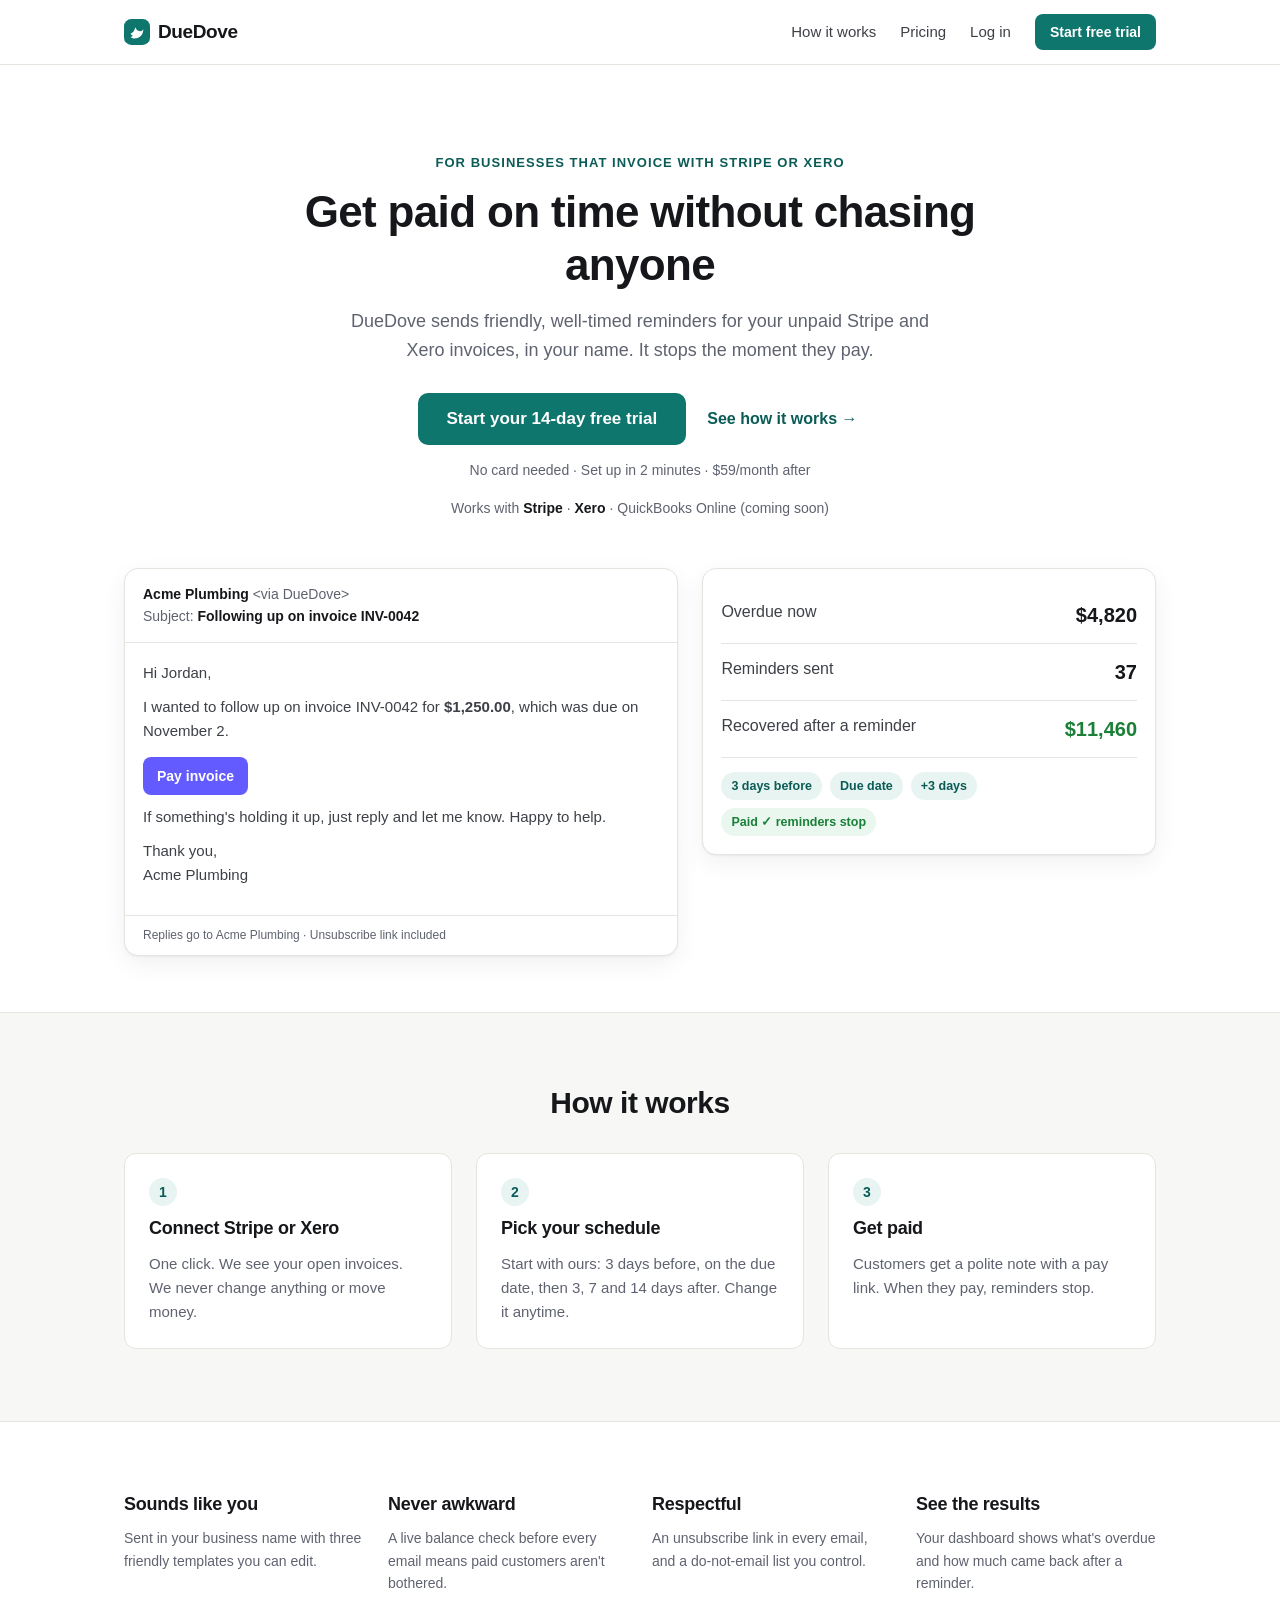
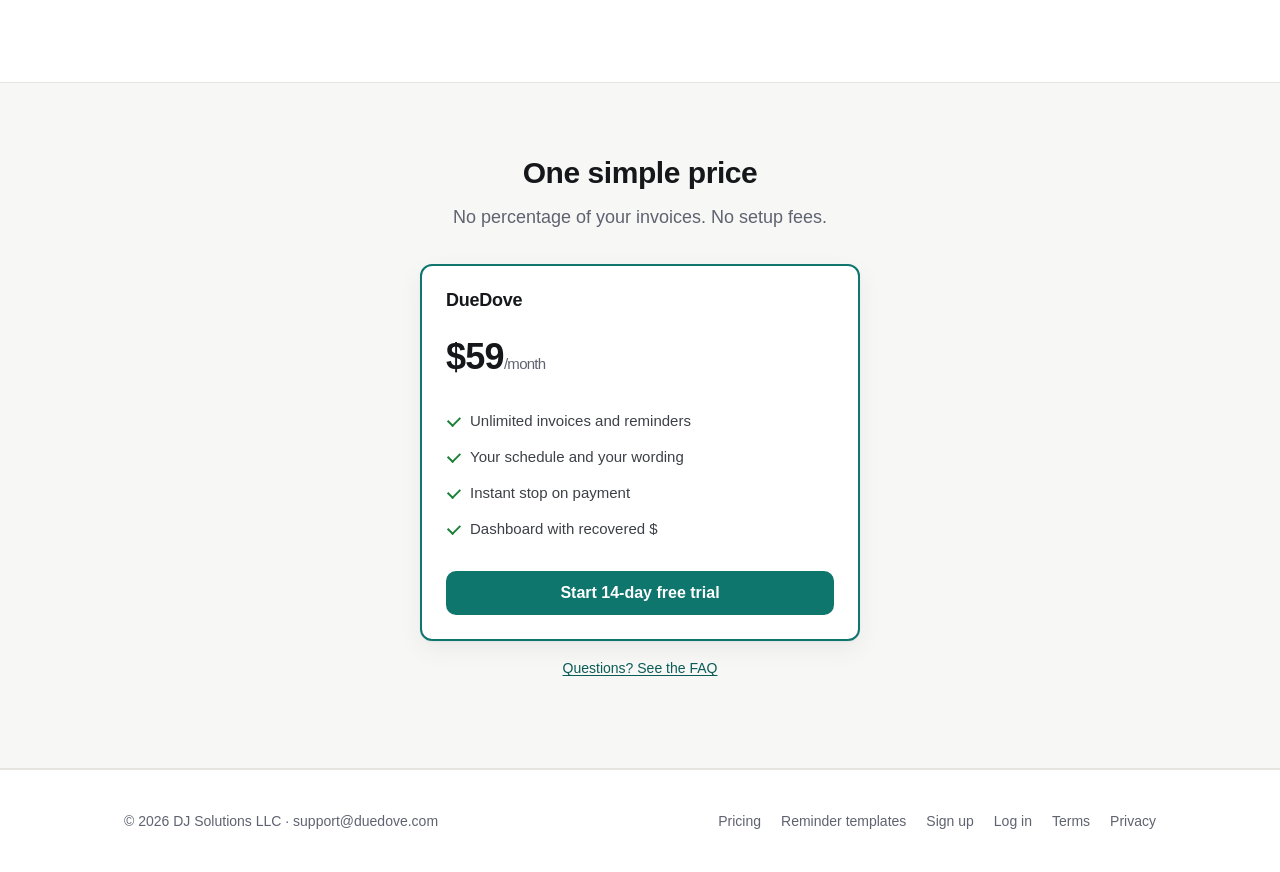
<file: index.html>
<!doctype html><html lang="en"><head><meta charset="utf-8"><meta name="google-site-verification" content="RFGIeIBnM5smYOYH_B7eZoY0Z-Bf4r5h9hKXSjoxwLU"><meta http-equiv="Content-Security-Policy" content="default-src 'self'; style-src 'self' 'unsafe-inline'; img-src 'self' data:; form-action https://app.duedove.com; base-uri 'none'; object-src 'none'"><meta name="referrer" content="no-referrer">
<meta name="viewport" content="width=device-width,initial-scale=1"><title>DueDove: polite reminders for overdue Stripe and Xero invoices</title><meta name="description" content="DueDove connects to Stripe or Xero and sends friendly, scheduled reminders for overdue invoices, in your name. Stops the moment they pay. $59/month, 14-day free trial."><meta name="theme-color" content="#ffffff"><link rel="icon" href="data:image/svg+xml,%3Csvg xmlns='http://www.w3.org/2000/svg' viewBox='0 0 32 32'%3E%3Crect width='32' height='32' rx='9' fill='%230f766e'/%3E%3Cpath d='M8 18c3-1 5-4 6-8 1 3 3 5 7 5l3-2-1 4c-1 4-5 7-10 7-2 0-4-1-5-2l3-1c-1-1-2-2-3-3z' fill='%23fff'/%3E%3C/svg%3E"><link rel="stylesheet" href="/style.css"></head><body>
<header class="top"><div class="wrap"><a class="logo" href="/"><svg viewBox="0 0 32 32" aria-hidden="true"><rect width="32" height="32" rx="9" fill="#0f766e"/><path d="M8 18c3-1 5-4 6-8 1 3 3 5 7 5l3-2-1 4c-1 4-5 7-10 7-2 0-4-1-5-2l3-1c-1-1-2-2-3-3z" fill="#fff"/></svg>DueDove</a><nav class="nav"><a class="hide-sm" href="/#how">How it works</a><a class="hide-sm" href="/pricing.html">Pricing</a><a href="https://app.duedove.com/login">Log in</a><a class="btn sm" href="/signup.html">Start free trial</a></nav></div></header>
<main>
<section class="hero center"><div class="wrap">
<div class="eyebrow">For businesses that invoice with Stripe or Xero</div>
<h1>Get paid on time without chasing anyone</h1>
<p class="lead">DueDove sends friendly, well-timed reminders for your unpaid Stripe and Xero invoices, in your name. It stops the moment they pay.</p>
<div class="actions"><a class="btn lg" href="/signup.html">Start your 14-day free trial</a><a class="btn link" href="#how">See how it works →</a></div>
<p class="small" style="margin-top:14px">No card needed · Set up in 2 minutes · $59/month after</p>
<p class="works small">Works with <b>Stripe</b> · <b>Xero</b> · QuickBooks Online (coming soon)</p>
<div class="mock"><div class="mail"><div class="hd"><b>Acme Plumbing</b> &lt;via DueDove&gt;<br>Subject: <b>Following up on invoice INV-0042</b></div>
<div class="bd"><p>Hi Jordan,</p><p>I wanted to follow up on invoice INV-0042 for <b>$1,250.00</b>, which was due on November 2.</p><span class="pay">Pay invoice</span><p>If something's holding it up, just reply and let me know. Happy to help.</p><p>Thank you,<br>Acme Plumbing</p></div>
<div class="ft">Replies go to Acme Plumbing · Unsubscribe link included</div></div>
<div class="dash"><div class="k"><span>Overdue now</span><b>$4,820</b></div><div class="k"><span>Reminders sent</span><b>37</b></div><div class="k good"><span>Recovered after a reminder</span><b>$11,460</b></div>
<div class="timeline"><span>3 days before</span><span>Due date</span><span>+3 days</span><span class="paid">Paid ✓ reminders stop</span></div></div></div>
</div></section>
<section class="soft" id="how"><div class="wrap"><h2 class="center" style="margin-bottom:32px">How it works</h2><div class="grid g3">
<div class="card step"><div class="n">1</div><h3>Connect Stripe or Xero</h3><p>One click. We see your open invoices. We never change anything or move money.</p></div>
<div class="card step"><div class="n">2</div><h3>Pick your schedule</h3><p>Start with ours: 3 days before, on the due date, then 3, 7 and 14 days after. Change it anytime.</p></div>
<div class="card step"><div class="n">3</div><h3>Get paid</h3><p>Customers get a polite note with a pay link. When they pay, reminders stop.</p></div></div></div></section>
<section><div class="wrap"><div class="grid g4">
<div><h3>Sounds like you</h3><p class="small">Sent in your business name with three friendly templates you can edit.</p></div>
<div><h3>Never awkward</h3><p class="small">A live balance check before every email means paid customers aren't bothered.</p></div>
<div><h3>Respectful</h3><p class="small">An unsubscribe link in every email, and a do-not-email list you control.</p></div>
<div><h3>See the results</h3><p class="small">Your dashboard shows what's overdue and how much came back after a reminder.</p></div></div></div></section>
<section class="soft"><div class="wrap center"><h2>One simple price</h2><p class="lead">No percentage of your invoices. No setup fees.</p>
<div class="card plan pop price-hero" style="text-align:left"><h3>DueDove</h3><div class="price">$59<small>/month</small></div><ul><li>Unlimited invoices and reminders</li><li>Your schedule and your wording</li><li>Instant stop on payment</li><li>Dashboard with recovered $</li></ul><a class="btn" href="/signup.html">Start 14-day free trial</a></div>
<p class="small" style="margin-top:16px"><a href="/pricing.html">Questions? See the FAQ</a></p></div></section>
</main>
<footer><div class="wrap"><div>© 2026 DJ Solutions LLC · <a href="mailto:support@duedove.com">support@duedove.com</a></div><nav><a href="/pricing.html">Pricing</a><a href="/invoice-reminder-email-templates.html">Reminder templates</a><a href="/signup.html">Sign up</a><a href="https://app.duedove.com/login">Log in</a><a href="/terms.html">Terms</a><a href="/privacy.html">Privacy</a></nav></div></footer><script src="/v.js" defer></script></body></html>
</file>
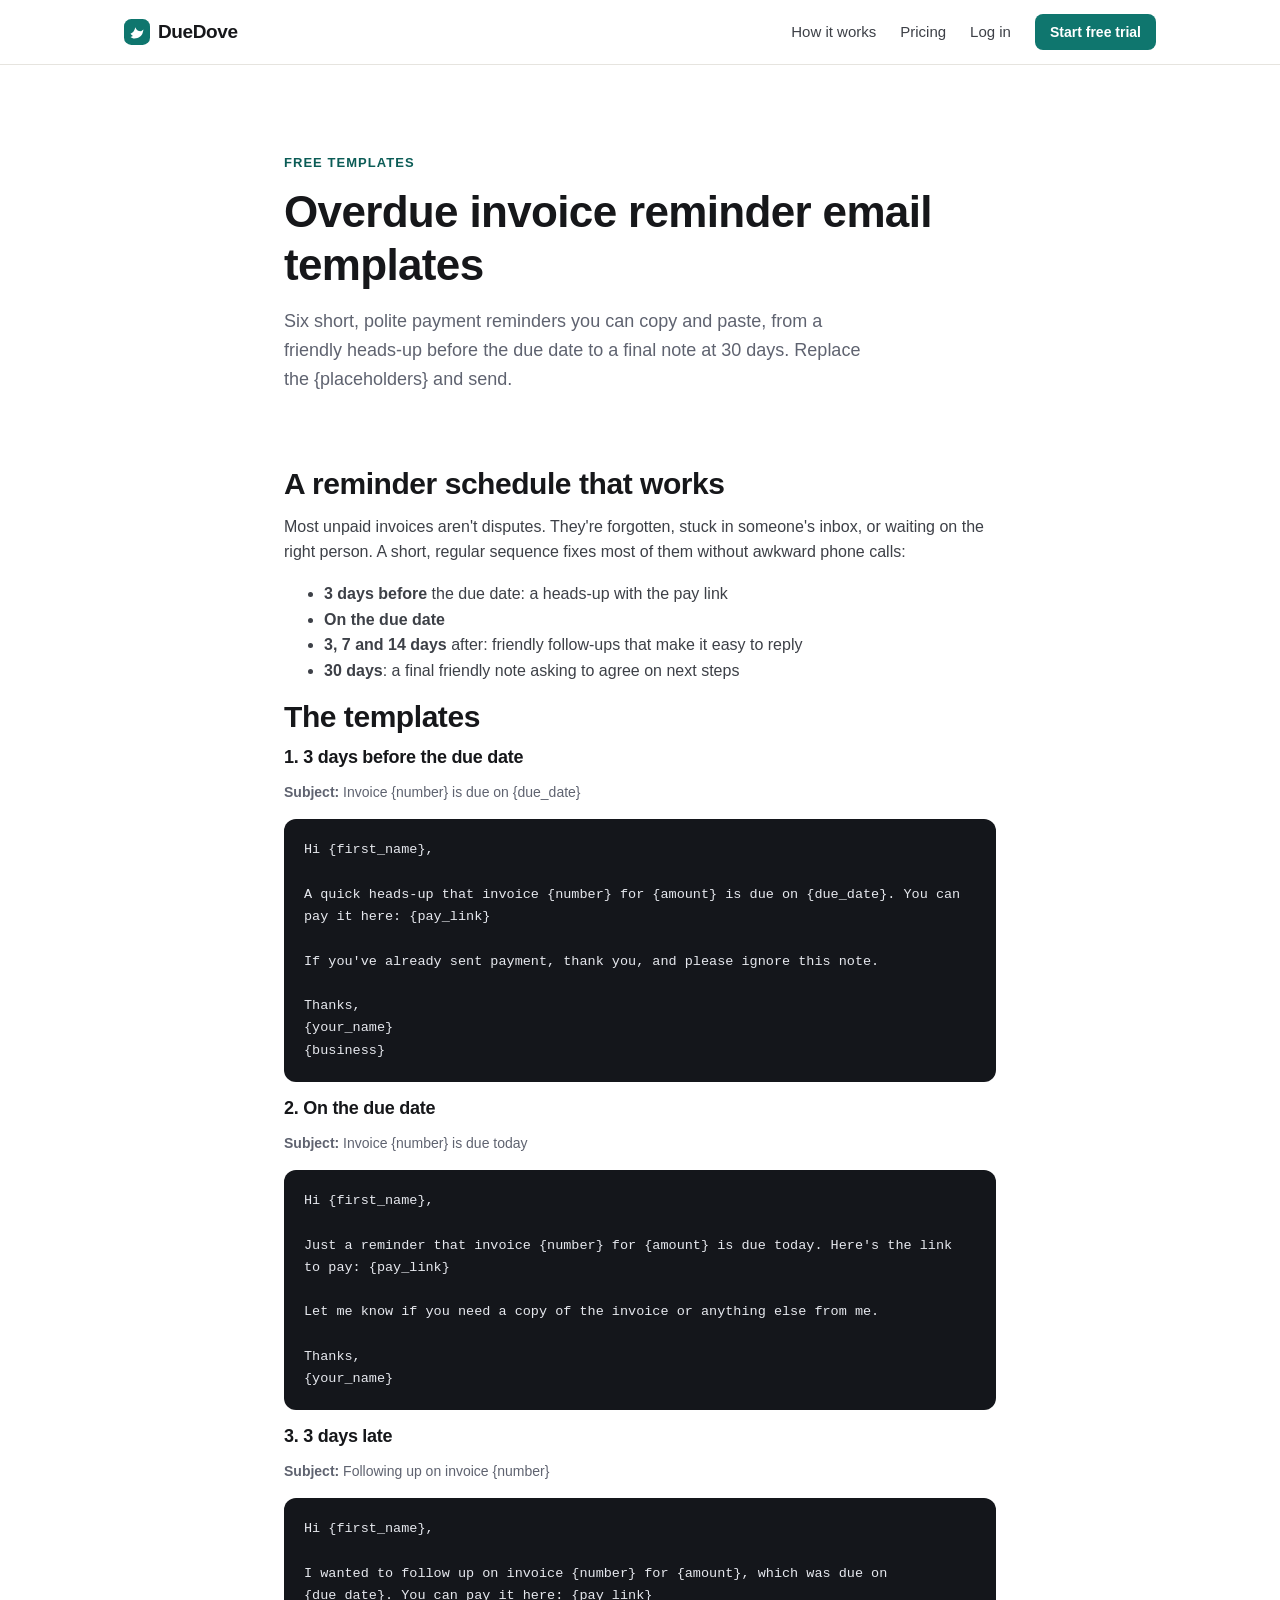
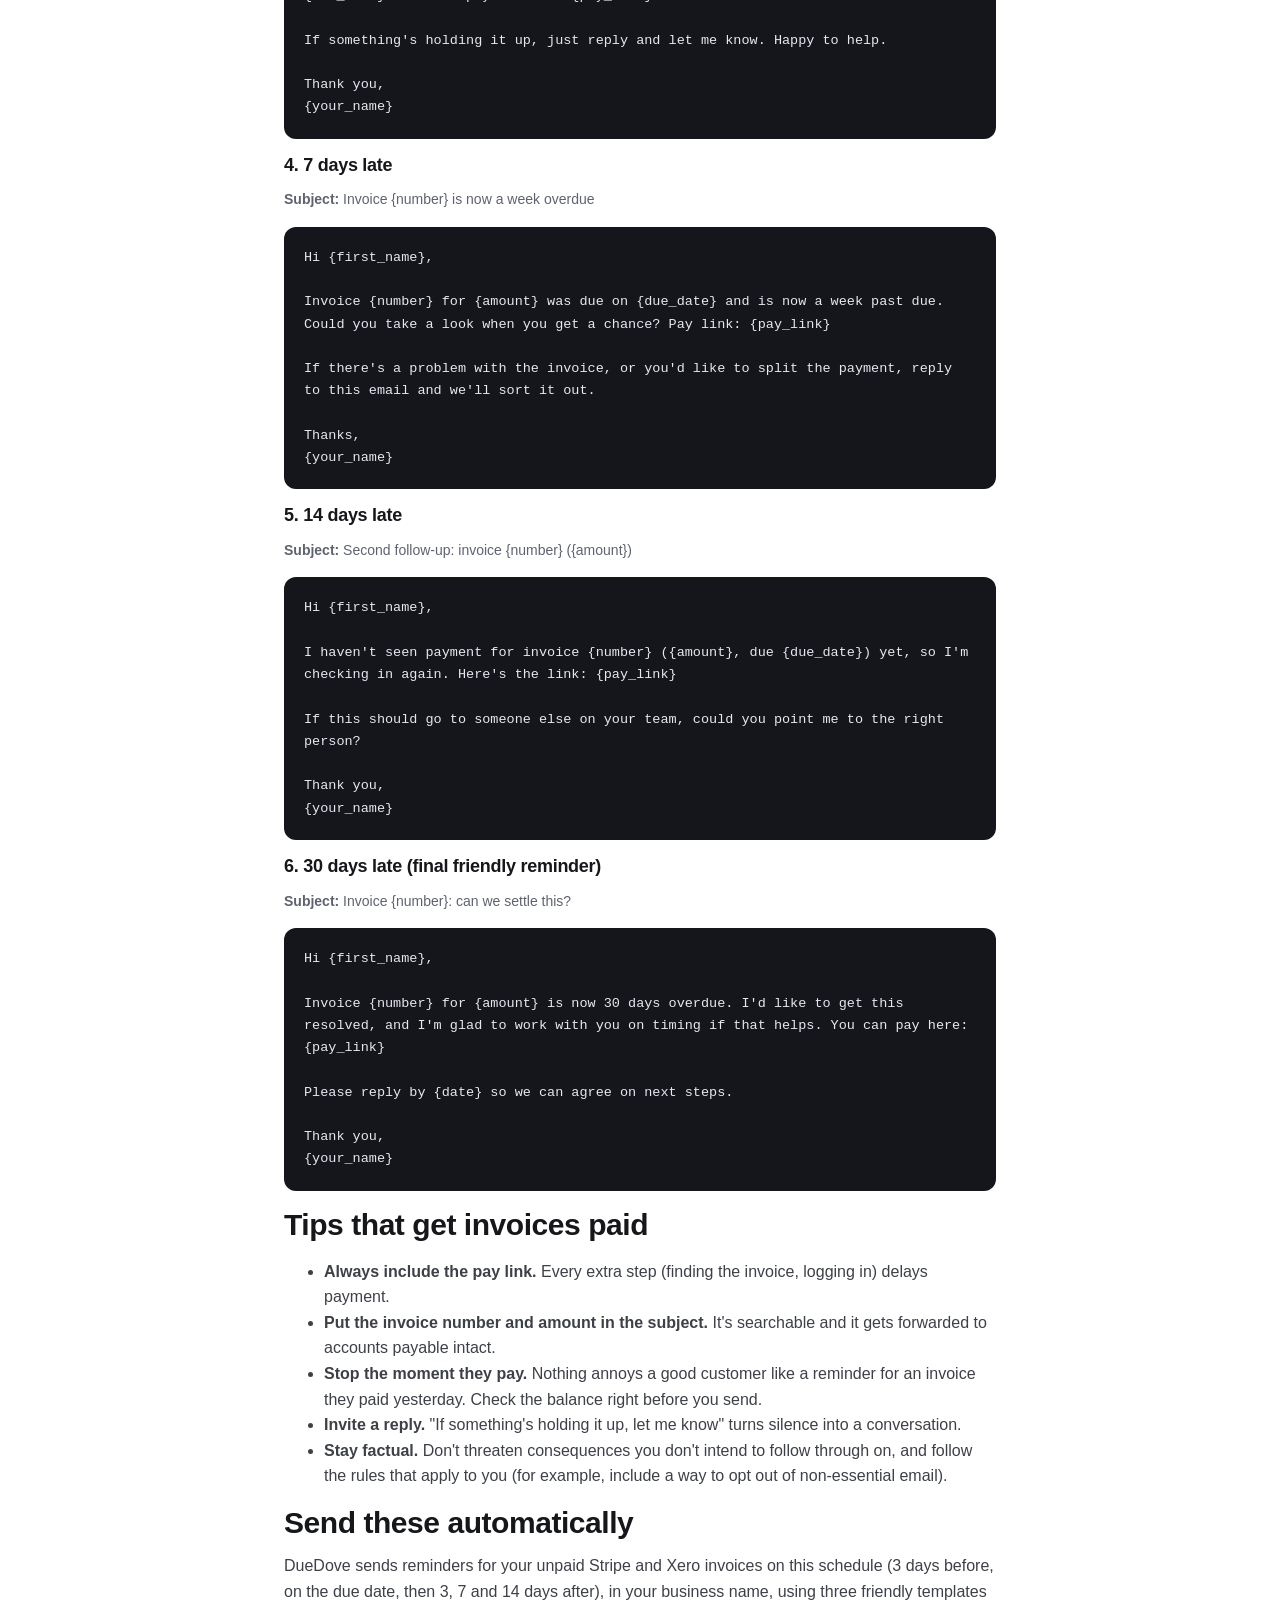
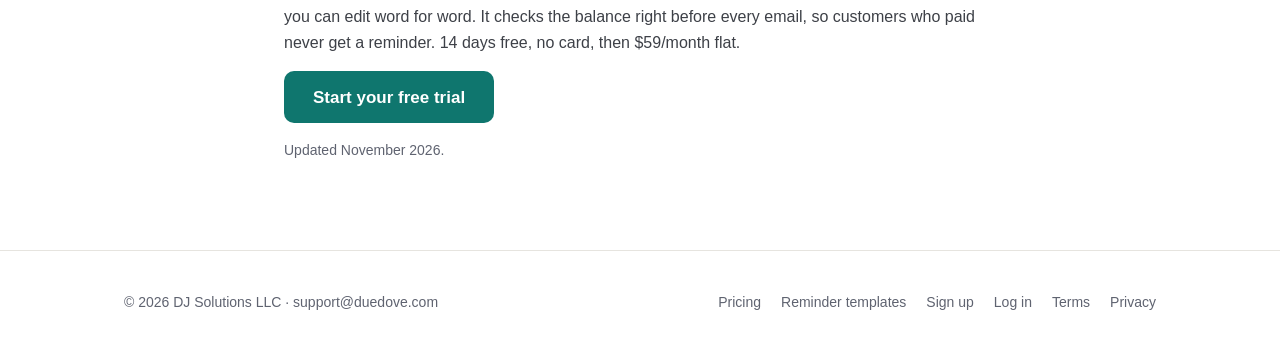
<file: invoice-reminder-email-templates.html>
<!doctype html><html lang="en"><head><meta charset="utf-8"><meta http-equiv="Content-Security-Policy" content="default-src 'self'; style-src 'self' 'unsafe-inline'; img-src 'self' data:; form-action https://app.duedove.com; base-uri 'none'; object-src 'none'"><meta name="referrer" content="no-referrer">
<meta name="viewport" content="width=device-width,initial-scale=1"><title>Overdue Invoice Reminder Email Templates (Free, Copy-Paste) · DueDove</title><meta name="description" content="Six polite payment reminder emails for unpaid invoices: before the due date, on the day, and 3, 7 and 14 days late. Free templates with subject lines."><link rel="canonical" href="https://duedove.com/invoice-reminder-email-templates.html"><meta property="og:title" content="Overdue Invoice Reminder Email Templates (Free, Copy-Paste) · DueDove"><meta property="og:description" content="Six polite payment reminder emails for unpaid invoices: before the due date, on the day, and 3, 7 and 14 days late. Free templates with subject lines."><meta property="og:url" content="https://duedove.com/invoice-reminder-email-templates.html"><meta property="og:type" content="article">
<meta name="theme-color" content="#ffffff"><link rel="icon" href="data:image/svg+xml,%3Csvg xmlns='http://www.w3.org/2000/svg' viewBox='0 0 32 32'%3E%3Crect width='32' height='32' rx='9' fill='%230f766e'/%3E%3Cpath d='M8 18c3-1 5-4 6-8 1 3 3 5 7 5l3-2-1 4c-1 4-5 7-10 7-2 0-4-1-5-2l3-1c-1-1-2-2-3-3z' fill='%23fff'/%3E%3C/svg%3E"><link rel="stylesheet" href="/style.css"></head><body>
<header class="top"><div class="wrap"><a class="logo" href="/"><svg viewBox="0 0 32 32" aria-hidden="true"><rect width="32" height="32" rx="9" fill="#0f766e"/><path d="M8 18c3-1 5-4 6-8 1 3 3 5 7 5l3-2-1 4c-1 4-5 7-10 7-2 0-4-1-5-2l3-1c-1-1-2-2-3-3z" fill="#fff"/></svg>DueDove</a><nav class="nav"><a class="hide-sm" href="/#how">How it works</a><a class="hide-sm" href="/pricing.html">Pricing</a><a href="https://app.duedove.com/login">Log in</a><a class="btn sm" href="/signup.html">Start free trial</a></nav></div></header>
<main><section class="hero"><div class="wrap" style="max-width:760px">
<div class="eyebrow">Free templates</div><h1>Overdue invoice reminder email templates</h1>
<p class="lead">Six short, polite payment reminders you can copy and paste, from a friendly heads-up before the due date to a final note at 30 days. Replace the {placeholders} and send.</p></div></section>
<section style="padding-top:0"><div class="wrap" style="max-width:760px">
<h2>A reminder schedule that works</h2><p>Most unpaid invoices aren't disputes. They're forgotten, stuck in someone's inbox, or waiting on the right person. A short, regular sequence fixes most of them without awkward phone calls:</p>
<ul><li><b>3 days before</b> the due date: a heads-up with the pay link</li><li><b>On the due date</b></li><li><b>3, 7 and 14 days</b> after: friendly follow-ups that make it easy to reply</li><li><b>30 days</b>: a final friendly note asking to agree on next steps</li></ul>
<h2>The templates</h2><h3>1. 3 days before the due date</h3><p class="small"><b>Subject:</b> Invoice {number} is due on {due_date}</p><pre style="white-space:pre-wrap;word-break:break-word">Hi {first_name},

A quick heads-up that invoice {number} for {amount} is due on {due_date}. You can pay it here: {pay_link}

If you&#x27;ve already sent payment, thank you, and please ignore this note.

Thanks,
{your_name}
{business}</pre><h3>2. On the due date</h3><p class="small"><b>Subject:</b> Invoice {number} is due today</p><pre style="white-space:pre-wrap;word-break:break-word">Hi {first_name},

Just a reminder that invoice {number} for {amount} is due today. Here&#x27;s the link to pay: {pay_link}

Let me know if you need a copy of the invoice or anything else from me.

Thanks,
{your_name}</pre><h3>3. 3 days late</h3><p class="small"><b>Subject:</b> Following up on invoice {number}</p><pre style="white-space:pre-wrap;word-break:break-word">Hi {first_name},

I wanted to follow up on invoice {number} for {amount}, which was due on {due_date}. You can pay it here: {pay_link}

If something&#x27;s holding it up, just reply and let me know. Happy to help.

Thank you,
{your_name}</pre><h3>4. 7 days late</h3><p class="small"><b>Subject:</b> Invoice {number} is now a week overdue</p><pre style="white-space:pre-wrap;word-break:break-word">Hi {first_name},

Invoice {number} for {amount} was due on {due_date} and is now a week past due. Could you take a look when you get a chance? Pay link: {pay_link}

If there&#x27;s a problem with the invoice, or you&#x27;d like to split the payment, reply to this email and we&#x27;ll sort it out.

Thanks,
{your_name}</pre><h3>5. 14 days late</h3><p class="small"><b>Subject:</b> Second follow-up: invoice {number} ({amount})</p><pre style="white-space:pre-wrap;word-break:break-word">Hi {first_name},

I haven&#x27;t seen payment for invoice {number} ({amount}, due {due_date}) yet, so I&#x27;m checking in again. Here&#x27;s the link: {pay_link}

If this should go to someone else on your team, could you point me to the right person?

Thank you,
{your_name}</pre><h3>6. 30 days late (final friendly reminder)</h3><p class="small"><b>Subject:</b> Invoice {number}: can we settle this?</p><pre style="white-space:pre-wrap;word-break:break-word">Hi {first_name},

Invoice {number} for {amount} is now 30 days overdue. I&#x27;d like to get this resolved, and I&#x27;m glad to work with you on timing if that helps. You can pay here: {pay_link}

Please reply by {date} so we can agree on next steps.

Thank you,
{your_name}</pre>
<h2>Tips that get invoices paid</h2><ul>
<li><b>Always include the pay link.</b> Every extra step (finding the invoice, logging in) delays payment.</li>
<li><b>Put the invoice number and amount in the subject.</b> It's searchable and it gets forwarded to accounts payable intact.</li>
<li><b>Stop the moment they pay.</b> Nothing annoys a good customer like a reminder for an invoice they paid yesterday. Check the balance right before you send.</li>
<li><b>Invite a reply.</b> "If something's holding it up, let me know" turns silence into a conversation.</li>
<li><b>Stay factual.</b> Don't threaten consequences you don't intend to follow through on, and follow the rules that apply to you (for example, include a way to opt out of non-essential email).</li></ul>
<h2>Send these automatically</h2><p>DueDove sends reminders for your unpaid Stripe and Xero invoices on this schedule (3 days before, on the due date, then 3, 7 and 14 days after), in your business name, using three friendly templates you can edit word for word. It checks the balance right before every email, so customers who paid never get a reminder. 14 days free, no card, then $59/month flat.</p>
<p><a class="btn lg" href="/signup.html">Start your free trial</a></p>
<p class="small">Updated November 2026.</p></div></section></main>
<footer><div class="wrap"><div>© 2026 DJ Solutions LLC · <a href="mailto:support@duedove.com">support@duedove.com</a></div><nav><a href="/pricing.html">Pricing</a><a href="/invoice-reminder-email-templates.html">Reminder templates</a><a href="/signup.html">Sign up</a><a href="https://app.duedove.com/login">Log in</a><a href="/terms.html">Terms</a><a href="/privacy.html">Privacy</a></nav></div></footer><script src="/v.js" defer></script></body></html>
</file>
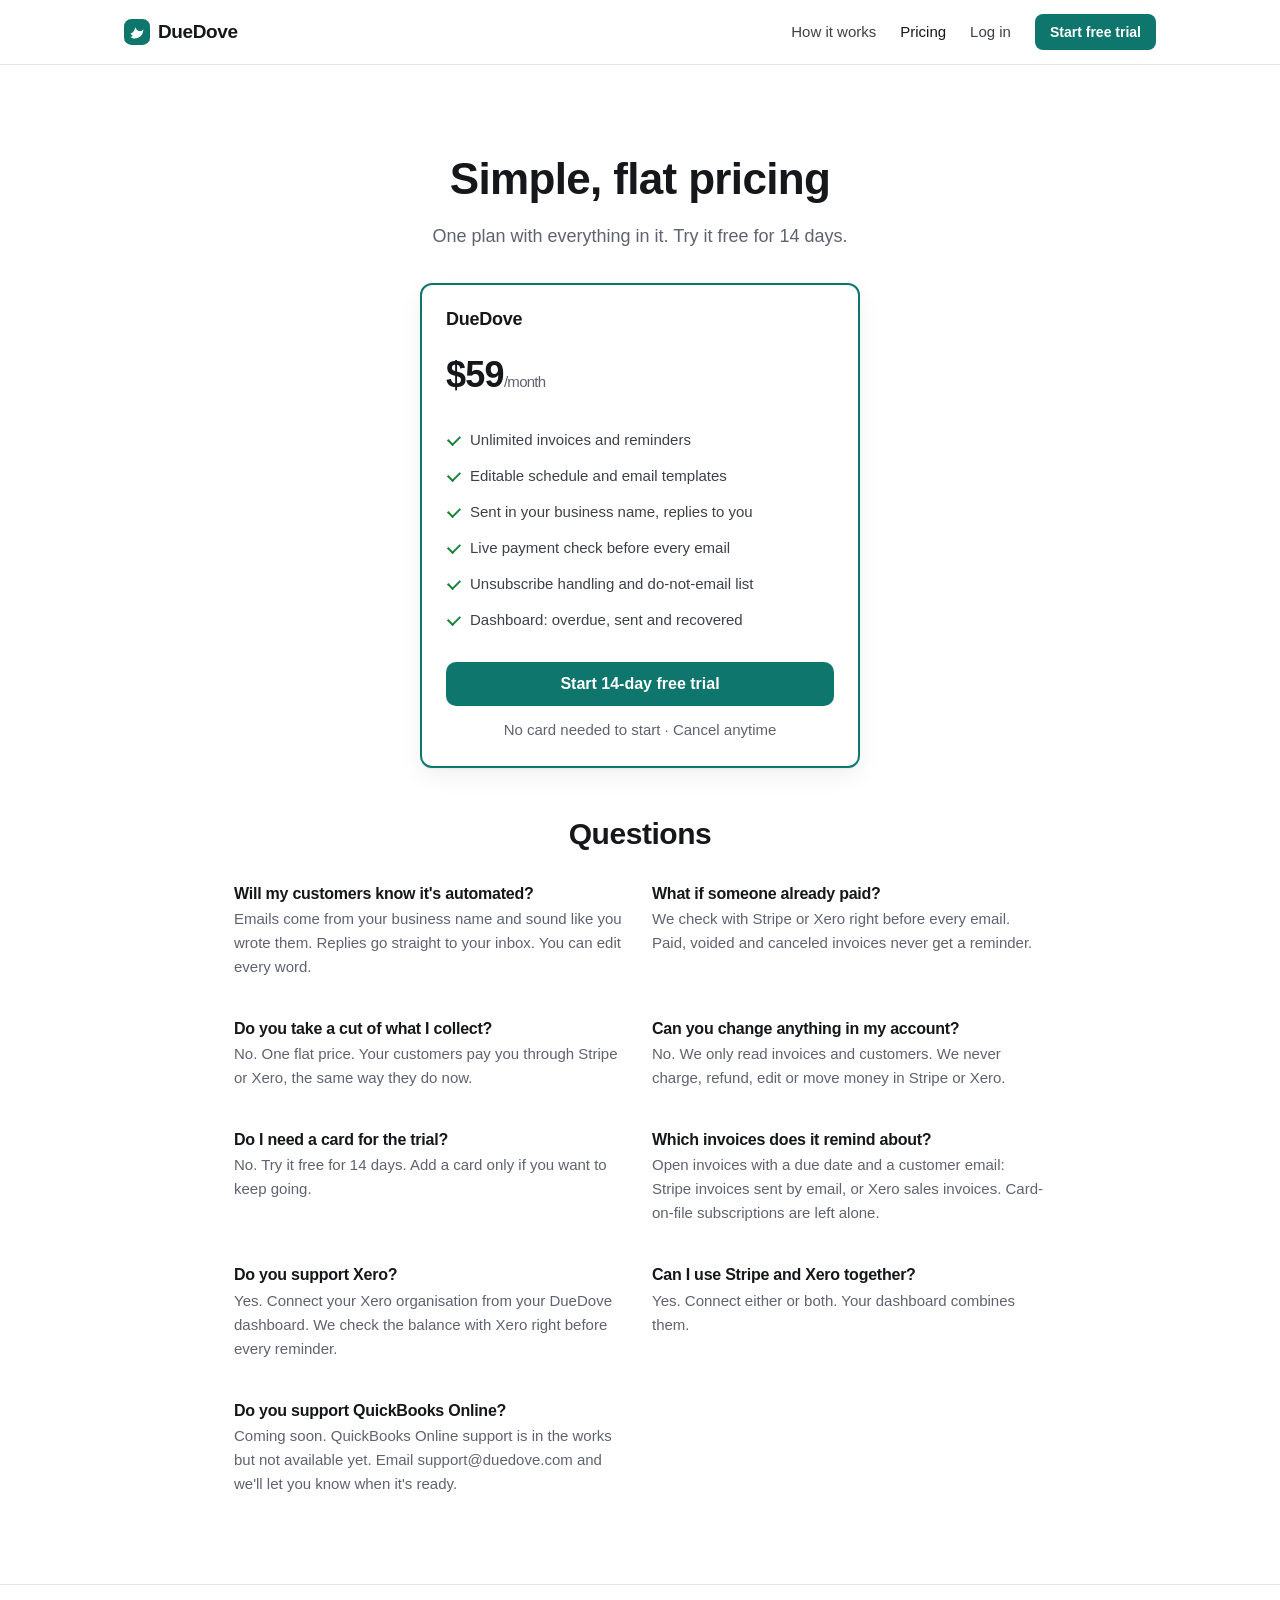
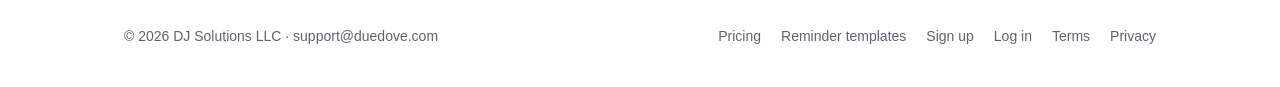
<file: pricing.html>
<!doctype html><html lang="en"><head><meta charset="utf-8"><meta http-equiv="Content-Security-Policy" content="default-src 'self'; style-src 'self' 'unsafe-inline'; img-src 'self' data:; form-action https://app.duedove.com; base-uri 'none'; object-src 'none'"><meta name="referrer" content="no-referrer">
<meta name="viewport" content="width=device-width,initial-scale=1"><title>Pricing · DueDove</title><meta name="description" content="DueDove is $59/month with a 14-day free trial. No percentage of your invoices."><meta name="theme-color" content="#ffffff"><link rel="icon" href="data:image/svg+xml,%3Csvg xmlns='http://www.w3.org/2000/svg' viewBox='0 0 32 32'%3E%3Crect width='32' height='32' rx='9' fill='%230f766e'/%3E%3Cpath d='M8 18c3-1 5-4 6-8 1 3 3 5 7 5l3-2-1 4c-1 4-5 7-10 7-2 0-4-1-5-2l3-1c-1-1-2-2-3-3z' fill='%23fff'/%3E%3C/svg%3E"><link rel="stylesheet" href="/style.css"></head><body>
<header class="top"><div class="wrap"><a class="logo" href="/"><svg viewBox="0 0 32 32" aria-hidden="true"><rect width="32" height="32" rx="9" fill="#0f766e"/><path d="M8 18c3-1 5-4 6-8 1 3 3 5 7 5l3-2-1 4c-1 4-5 7-10 7-2 0-4-1-5-2l3-1c-1-1-2-2-3-3z" fill="#fff"/></svg>DueDove</a><nav class="nav"><a class="hide-sm" href="/#how">How it works</a><a class="hide-sm" href="/pricing.html" aria-current=page>Pricing</a><a href="https://app.duedove.com/login">Log in</a><a class="btn sm" href="/signup.html">Start free trial</a></nav></div></header>
<main>
<section class="hero center" style="padding-bottom:24px"><div class="wrap"><h1>Simple, flat pricing</h1><p class="lead">One plan with everything in it. Try it free for 14 days.</p>
<div class="card plan pop price-hero" style="text-align:left"><h3>DueDove</h3><div class="price">$59<small>/month</small></div><ul><li>Unlimited invoices and reminders</li><li>Editable schedule and email templates</li><li>Sent in your business name, replies to you</li><li>Live payment check before every email</li><li>Unsubscribe handling and do-not-email list</li><li>Dashboard: overdue, sent and recovered</li></ul><a class="btn" href="/signup.html">Start 14-day free trial</a><p class="small" style="margin:12px 0 0;text-align:center">No card needed to start · Cancel anytime</p></div>
</div></section>
<section style="padding-top:24px"><div class="wrap narrow" style="max-width:860px"><h2 class="center" id="faq">Questions</h2><div class="grid g2 faq" style="margin-top:32px">
<div><h3>Will my customers know it's automated?</h3><p>Emails come from your business name and sound like you wrote them. Replies go straight to your inbox. You can edit every word.</p></div>
<div><h3>What if someone already paid?</h3><p>We check with Stripe or Xero right before every email. Paid, voided and canceled invoices never get a reminder.</p></div>
<div><h3>Do you take a cut of what I collect?</h3><p>No. One flat price. Your customers pay you through Stripe or Xero, the same way they do now.</p></div>
<div><h3>Can you change anything in my account?</h3><p>No. We only read invoices and customers. We never charge, refund, edit or move money in Stripe or Xero.</p></div>
<div><h3>Do I need a card for the trial?</h3><p>No. Try it free for 14 days. Add a card only if you want to keep going.</p></div>
<div><h3>Which invoices does it remind about?</h3><p>Open invoices with a due date and a customer email: Stripe invoices sent by email, or Xero sales invoices. Card-on-file subscriptions are left alone.</p></div>
<div><h3>Do you support Xero?</h3><p>Yes. Connect your Xero organisation from your DueDove dashboard. We check the balance with Xero right before every reminder.</p></div>
<div><h3>Can I use Stripe and Xero together?</h3><p>Yes. Connect either or both. Your dashboard combines them.</p></div>
<div><h3>Do you support QuickBooks Online?</h3><p>Coming soon. QuickBooks Online support is in the works but not available yet. Email support@duedove.com and we'll let you know when it's ready.</p></div>
</div></div></section></main>
<footer><div class="wrap"><div>© 2026 DJ Solutions LLC · <a href="mailto:support@duedove.com">support@duedove.com</a></div><nav><a href="/pricing.html">Pricing</a><a href="/invoice-reminder-email-templates.html">Reminder templates</a><a href="/signup.html">Sign up</a><a href="https://app.duedove.com/login">Log in</a><a href="/terms.html">Terms</a><a href="/privacy.html">Privacy</a></nav></div></footer><script src="/v.js" defer></script></body></html>
</file>
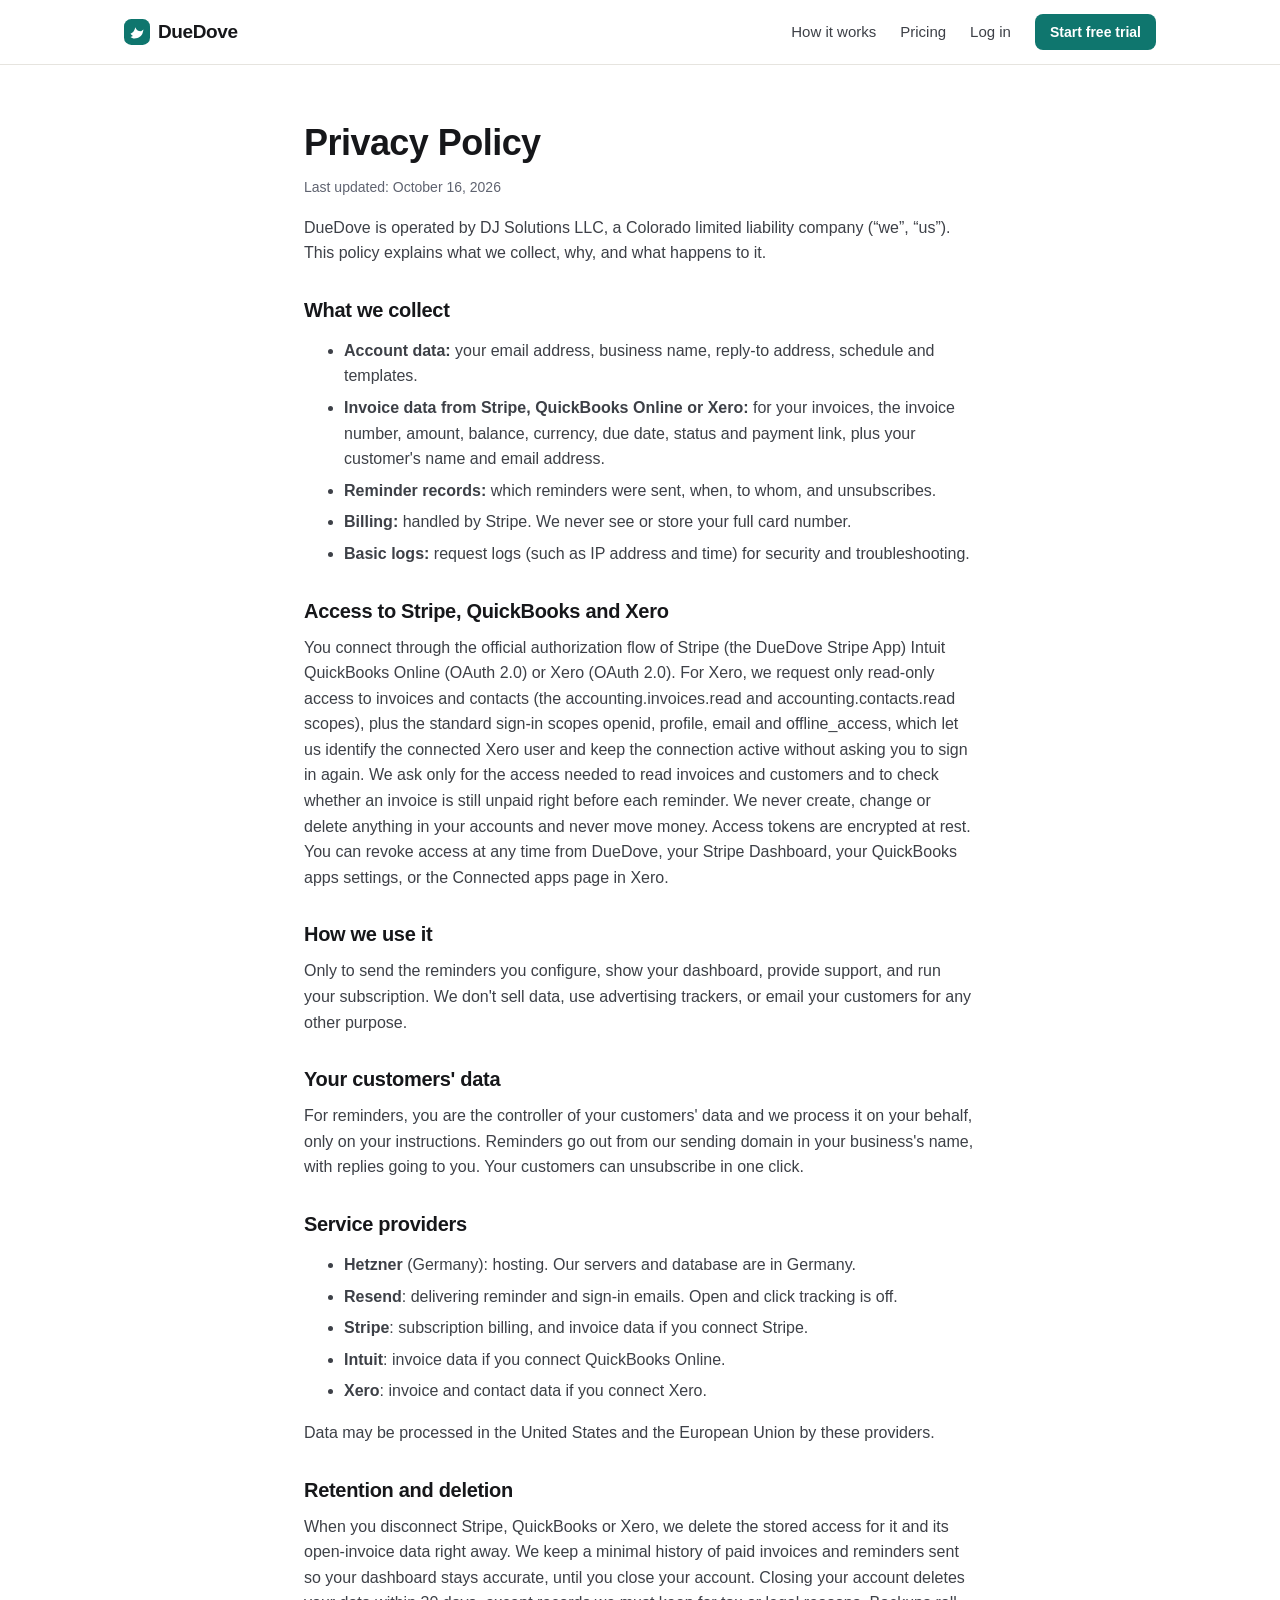
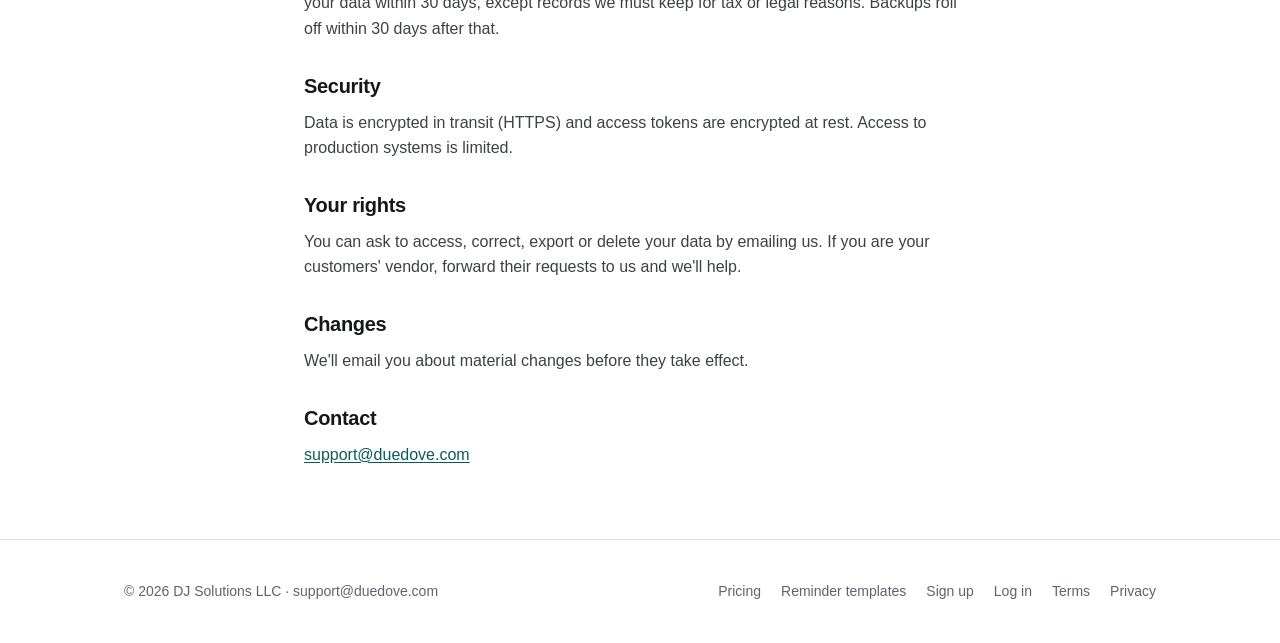
<file: privacy.html>
<!doctype html><html lang="en"><head><meta charset="utf-8"><meta http-equiv="Content-Security-Policy" content="default-src 'self'; style-src 'self' 'unsafe-inline'; img-src 'self' data:; form-action https://app.duedove.com; base-uri 'none'; object-src 'none'"><meta name="referrer" content="no-referrer">
<meta name="viewport" content="width=device-width,initial-scale=1"><title>Privacy Policy · DueDove</title><meta name="description" content="DueDove privacy policy."><meta name="theme-color" content="#ffffff"><link rel="icon" href="data:image/svg+xml,%3Csvg xmlns='http://www.w3.org/2000/svg' viewBox='0 0 32 32'%3E%3Crect width='32' height='32' rx='9' fill='%230f766e'/%3E%3Cpath d='M8 18c3-1 5-4 6-8 1 3 3 5 7 5l3-2-1 4c-1 4-5 7-10 7-2 0-4-1-5-2l3-1c-1-1-2-2-3-3z' fill='%23fff'/%3E%3C/svg%3E"><link rel="stylesheet" href="/style.css"></head><body>
<header class="top"><div class="wrap"><a class="logo" href="/"><svg viewBox="0 0 32 32" aria-hidden="true"><rect width="32" height="32" rx="9" fill="#0f766e"/><path d="M8 18c3-1 5-4 6-8 1 3 3 5 7 5l3-2-1 4c-1 4-5 7-10 7-2 0-4-1-5-2l3-1c-1-1-2-2-3-3z" fill="#fff"/></svg>DueDove</a><nav class="nav"><a class="hide-sm" href="/#how">How it works</a><a class="hide-sm" href="/pricing.html">Pricing</a><a href="https://app.duedove.com/login">Log in</a><a class="btn sm" href="/signup.html">Start free trial</a></nav></div></header>
<main><div class="wrap legal"><h1>Privacy Policy</h1><p class="small">Last updated: October 16, 2026</p>
<p>DueDove is operated by DJ Solutions LLC, a Colorado limited liability company (“we”, “us”). This policy explains what we collect, why, and what happens to it.</p>
<h2>What we collect</h2><ul><li><b>Account data:</b> your email address, business name, reply-to address, schedule and templates.</li><li><b>Invoice data from Stripe, QuickBooks Online or Xero:</b> for your invoices, the invoice number, amount, balance, currency, due date, status and payment link, plus your customer's name and email address.</li><li><b>Reminder records:</b> which reminders were sent, when, to whom, and unsubscribes.</li><li><b>Billing:</b> handled by Stripe. We never see or store your full card number.</li><li><b>Basic logs:</b> request logs (such as IP address and time) for security and troubleshooting.</li></ul>
<h2>Access to Stripe, QuickBooks and Xero</h2><p>You connect through the official authorization flow of Stripe (the DueDove Stripe App) Intuit QuickBooks Online (OAuth 2.0) or Xero (OAuth 2.0). For Xero, we request only read-only access to invoices and contacts (the accounting.invoices.read and accounting.contacts.read scopes), plus the standard sign-in scopes openid, profile, email and offline_access, which let us identify the connected Xero user and keep the connection active without asking you to sign in again. We ask only for the access needed to read invoices and customers and to check whether an invoice is still unpaid right before each reminder. We never create, change or delete anything in your accounts and never move money. Access tokens are encrypted at rest. You can revoke access at any time from DueDove, your Stripe Dashboard, your QuickBooks apps settings, or the Connected apps page in Xero.</p>
<h2>How we use it</h2><p>Only to send the reminders you configure, show your dashboard, provide support, and run your subscription. We don't sell data, use advertising trackers, or email your customers for any other purpose.</p>
<h2>Your customers' data</h2><p>For reminders, you are the controller of your customers' data and we process it on your behalf, only on your instructions. Reminders go out from our sending domain in your business's name, with replies going to you. Your customers can unsubscribe in one click.</p>
<h2>Service providers</h2><ul><li><b>Hetzner</b> (Germany): hosting. Our servers and database are in Germany.</li><li><b>Resend</b>: delivering reminder and sign-in emails. Open and click tracking is off.</li><li><b>Stripe</b>: subscription billing, and invoice data if you connect Stripe.</li><li><b>Intuit</b>: invoice data if you connect QuickBooks Online.</li><li><b>Xero</b>: invoice and contact data if you connect Xero.</li></ul><p>Data may be processed in the United States and the European Union by these providers.</p>
<h2>Retention and deletion</h2><p>When you disconnect Stripe, QuickBooks or Xero, we delete the stored access for it and its open-invoice data right away. We keep a minimal history of paid invoices and reminders sent so your dashboard stays accurate, until you close your account. Closing your account deletes your data within 30 days, except records we must keep for tax or legal reasons. Backups roll off within 30 days after that.</p>
<h2>Security</h2><p>Data is encrypted in transit (HTTPS) and access tokens are encrypted at rest. Access to production systems is limited.</p>
<h2>Your rights</h2><p>You can ask to access, correct, export or delete your data by emailing us. If you are your customers' vendor, forward their requests to us and we'll help.</p>
<h2>Changes</h2><p>We'll email you about material changes before they take effect.</p>
<h2>Contact</h2><p><a href="mailto:support@duedove.com">support@duedove.com</a></p></div></main>
<footer><div class="wrap"><div>© 2026 DJ Solutions LLC · <a href="mailto:support@duedove.com">support@duedove.com</a></div><nav><a href="/pricing.html">Pricing</a><a href="/invoice-reminder-email-templates.html">Reminder templates</a><a href="/signup.html">Sign up</a><a href="https://app.duedove.com/login">Log in</a><a href="/terms.html">Terms</a><a href="/privacy.html">Privacy</a></nav></div></footer><script src="/v.js" defer></script></body></html>
</file>
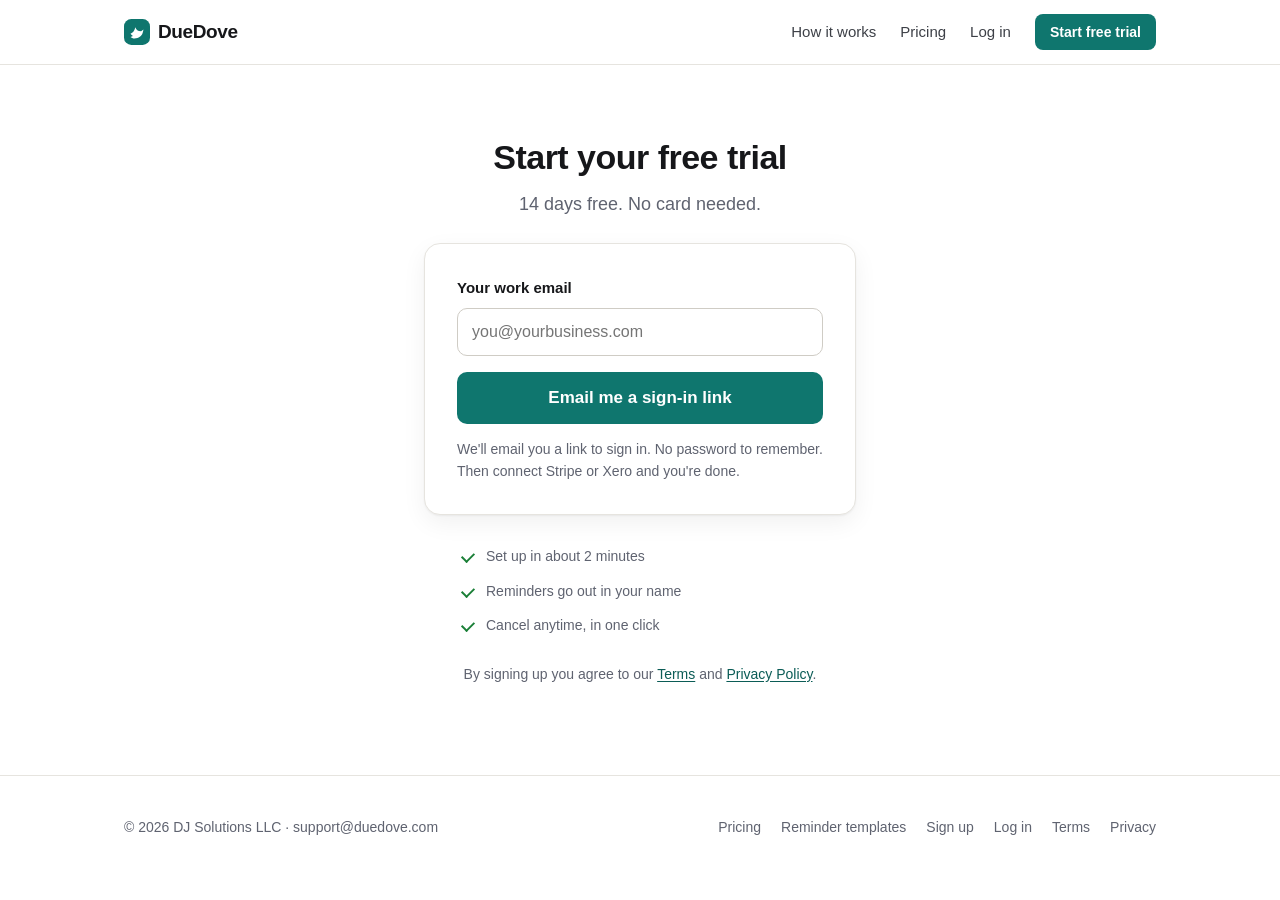
<file: signup.html>
<!doctype html><html lang="en"><head><meta charset="utf-8"><meta http-equiv="Content-Security-Policy" content="default-src 'self'; style-src 'self' 'unsafe-inline'; img-src 'self' data:; form-action https://app.duedove.com; base-uri 'none'; object-src 'none'"><meta name="referrer" content="no-referrer">
<meta name="viewport" content="width=device-width,initial-scale=1"><title>Start your free trial · DueDove</title><meta name="description" content="Create your DueDove account. 14 days free, no card needed."><meta name="theme-color" content="#ffffff"><link rel="icon" href="data:image/svg+xml,%3Csvg xmlns='http://www.w3.org/2000/svg' viewBox='0 0 32 32'%3E%3Crect width='32' height='32' rx='9' fill='%230f766e'/%3E%3Cpath d='M8 18c3-1 5-4 6-8 1 3 3 5 7 5l3-2-1 4c-1 4-5 7-10 7-2 0-4-1-5-2l3-1c-1-1-2-2-3-3z' fill='%23fff'/%3E%3C/svg%3E"><link rel="stylesheet" href="/style.css"></head><body>
<header class="top"><div class="wrap"><a class="logo" href="/"><svg viewBox="0 0 32 32" aria-hidden="true"><rect width="32" height="32" rx="9" fill="#0f766e"/><path d="M8 18c3-1 5-4 6-8 1 3 3 5 7 5l3-2-1 4c-1 4-5 7-10 7-2 0-4-1-5-2l3-1c-1-1-2-2-3-3z" fill="#fff"/></svg>DueDove</a><nav class="nav"><a class="hide-sm" href="/#how">How it works</a><a class="hide-sm" href="/pricing.html">Pricing</a><a href="https://app.duedove.com/login">Log in</a><a class="btn sm" href="/signup.html">Start free trial</a></nav></div></header>
<main>
<section><div class="wrap" style="max-width:480px"><div class="center"><h1 style="font-size:34px">Start your free trial</h1><p class="lead">14 days free. No card needed.</p></div>
<form class="panel" method="post" action="https://app.duedove.com/auth/magic" style="margin-top:24px">
<label for="email">Your work email</label><input id="email" type="email" name="email" required autocomplete="email" placeholder="you@yourbusiness.com">
<div class="hp" aria-hidden="true"><label for="website">Website</label><input id="website" type="text" name="website" tabindex="-1" autocomplete="off"></div>
<button class="btn lg" style="width:100%;margin-top:16px">Email me a sign-in link</button>
<p class="small" style="margin:14px 0 0">We'll email you a link to sign in. No password to remember. Then connect Stripe or Xero and you're done.</p></form>
<ul class="checks small" style="margin:24px auto 0;max-width:360px"><li>Set up in about 2 minutes</li><li>Reminders go out in your name</li><li>Cancel anytime, in one click</li></ul>
<p class="small center" style="margin-top:20px">By signing up you agree to our <a href="/terms.html">Terms</a> and <a href="/privacy.html">Privacy Policy</a>.</p></div></section></main>
<footer><div class="wrap"><div>© 2026 DJ Solutions LLC · <a href="mailto:support@duedove.com">support@duedove.com</a></div><nav><a href="/pricing.html">Pricing</a><a href="/invoice-reminder-email-templates.html">Reminder templates</a><a href="/signup.html">Sign up</a><a href="https://app.duedove.com/login">Log in</a><a href="/terms.html">Terms</a><a href="/privacy.html">Privacy</a></nav></div></footer><script src="/v.js" defer></script></body></html>
</file>
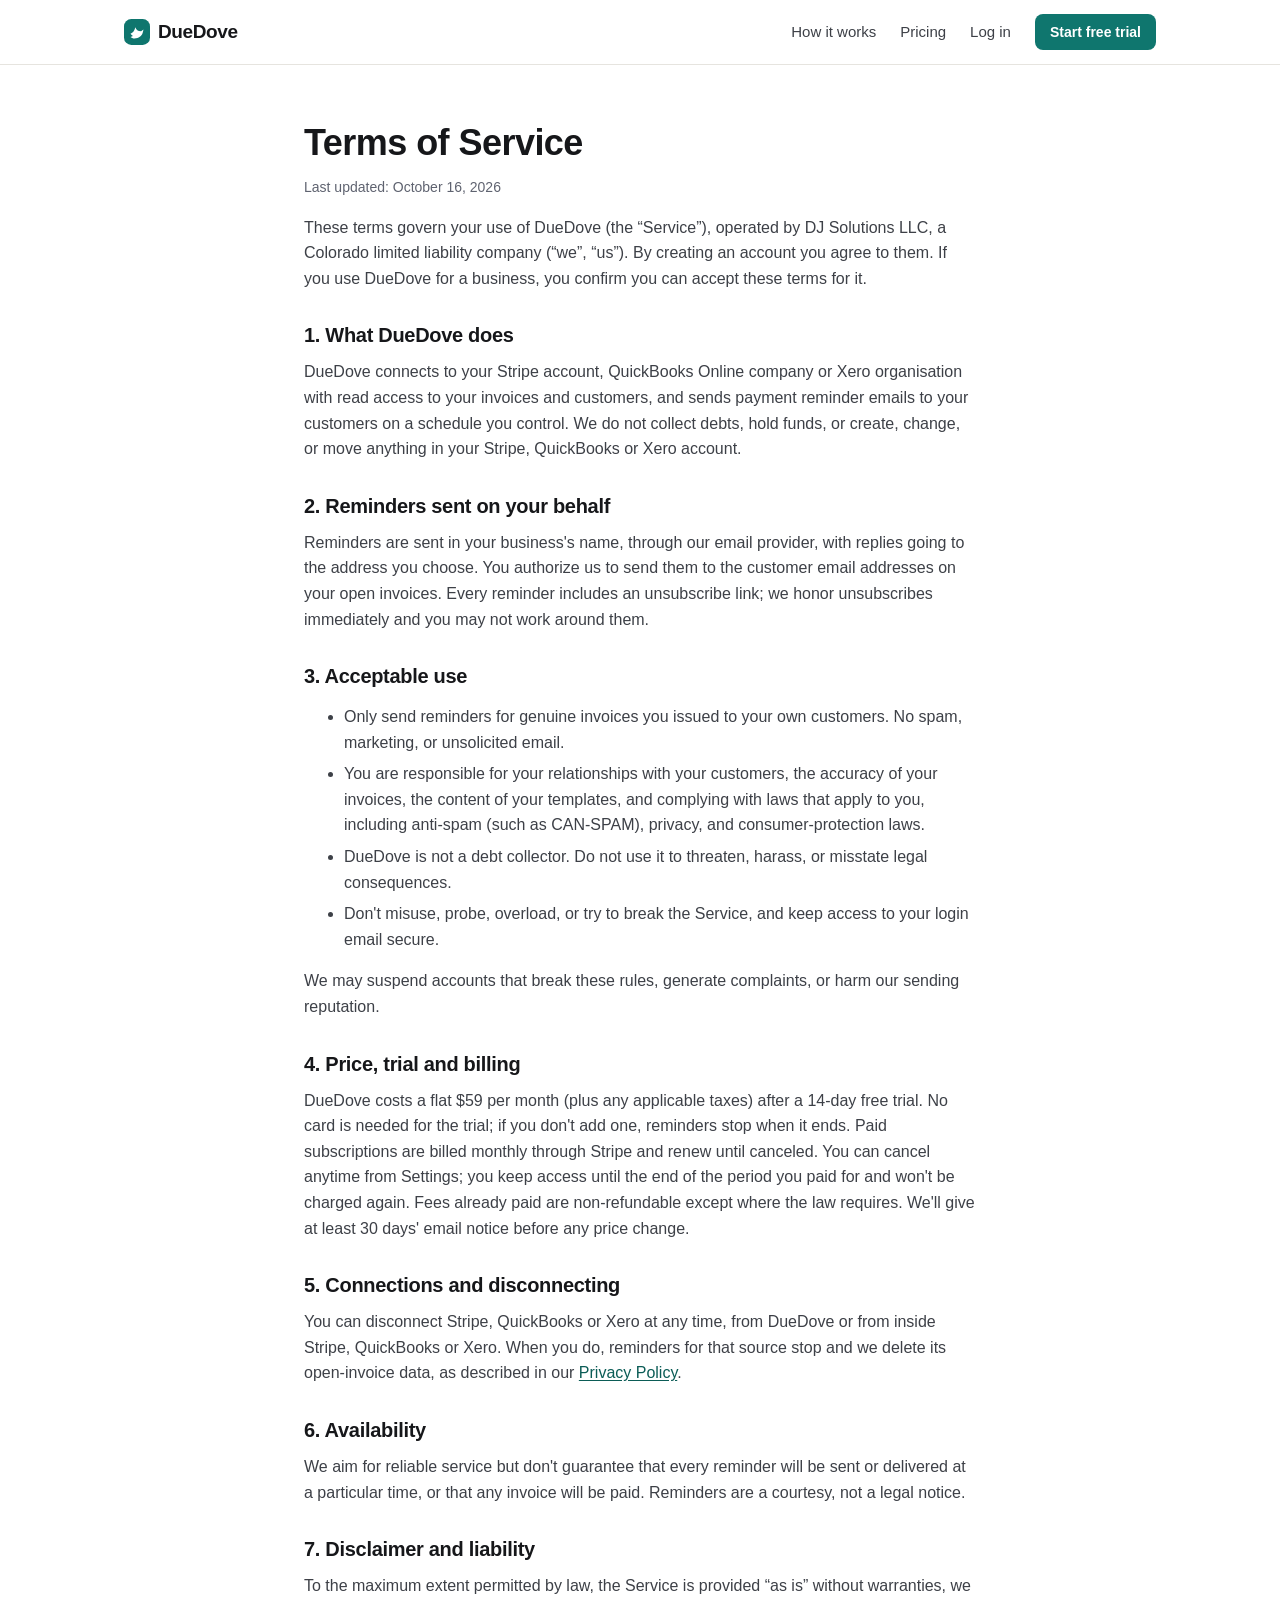
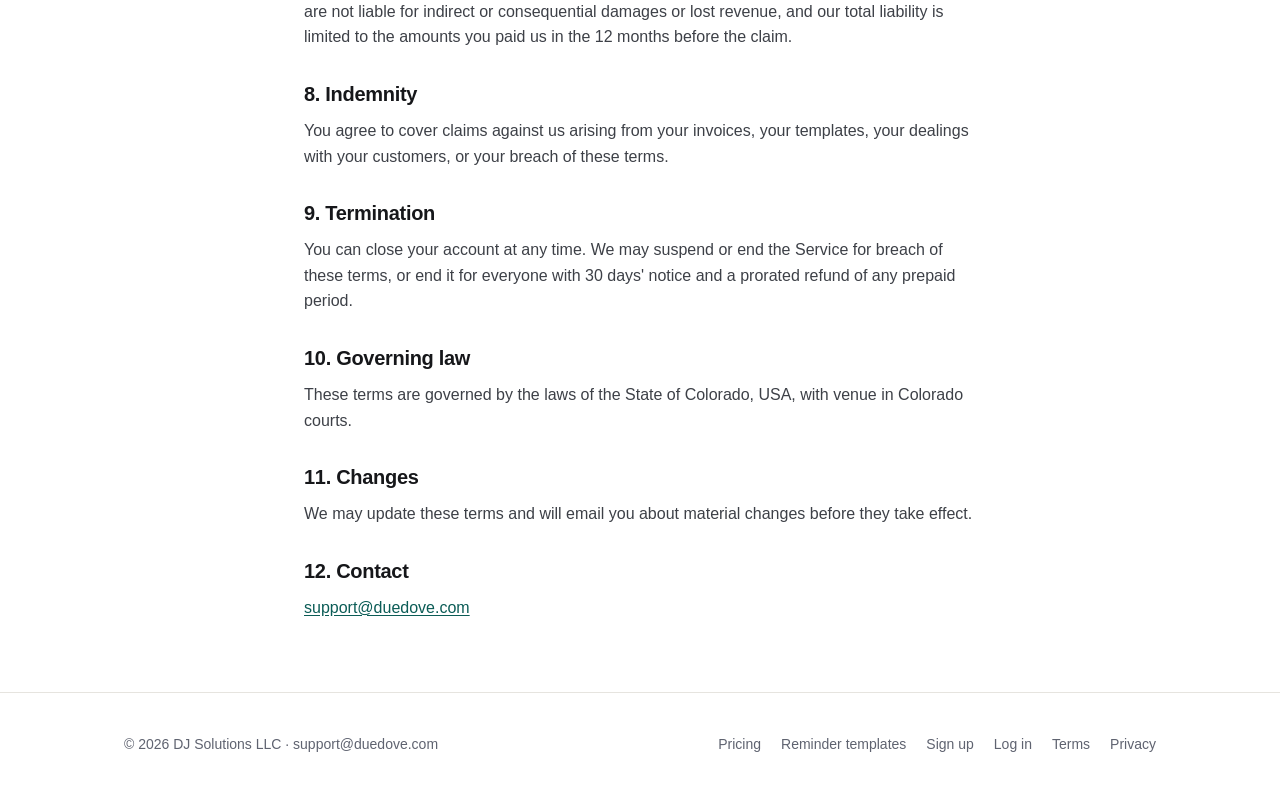
<file: terms.html>
<!doctype html><html lang="en"><head><meta charset="utf-8"><meta http-equiv="Content-Security-Policy" content="default-src 'self'; style-src 'self' 'unsafe-inline'; img-src 'self' data:; form-action https://app.duedove.com; base-uri 'none'; object-src 'none'"><meta name="referrer" content="no-referrer">
<meta name="viewport" content="width=device-width,initial-scale=1"><title>Terms of Service · DueDove</title><meta name="description" content="DueDove terms of service."><meta name="theme-color" content="#ffffff"><link rel="icon" href="data:image/svg+xml,%3Csvg xmlns='http://www.w3.org/2000/svg' viewBox='0 0 32 32'%3E%3Crect width='32' height='32' rx='9' fill='%230f766e'/%3E%3Cpath d='M8 18c3-1 5-4 6-8 1 3 3 5 7 5l3-2-1 4c-1 4-5 7-10 7-2 0-4-1-5-2l3-1c-1-1-2-2-3-3z' fill='%23fff'/%3E%3C/svg%3E"><link rel="stylesheet" href="/style.css"></head><body>
<header class="top"><div class="wrap"><a class="logo" href="/"><svg viewBox="0 0 32 32" aria-hidden="true"><rect width="32" height="32" rx="9" fill="#0f766e"/><path d="M8 18c3-1 5-4 6-8 1 3 3 5 7 5l3-2-1 4c-1 4-5 7-10 7-2 0-4-1-5-2l3-1c-1-1-2-2-3-3z" fill="#fff"/></svg>DueDove</a><nav class="nav"><a class="hide-sm" href="/#how">How it works</a><a class="hide-sm" href="/pricing.html">Pricing</a><a href="https://app.duedove.com/login">Log in</a><a class="btn sm" href="/signup.html">Start free trial</a></nav></div></header>
<main><div class="wrap legal"><h1>Terms of Service</h1><p class="small">Last updated: October 16, 2026</p>
<p>These terms govern your use of DueDove (the “Service”), operated by DJ Solutions LLC, a Colorado limited liability company (“we”, “us”). By creating an account you agree to them. If you use DueDove for a business, you confirm you can accept these terms for it.</p>
<h2>1. What DueDove does</h2><p>DueDove connects to your Stripe account, QuickBooks Online company or Xero organisation with read access to your invoices and customers, and sends payment reminder emails to your customers on a schedule you control. We do not collect debts, hold funds, or create, change, or move anything in your Stripe, QuickBooks or Xero account.</p>
<h2>2. Reminders sent on your behalf</h2><p>Reminders are sent in your business's name, through our email provider, with replies going to the address you choose. You authorize us to send them to the customer email addresses on your open invoices. Every reminder includes an unsubscribe link; we honor unsubscribes immediately and you may not work around them.</p>
<h2>3. Acceptable use</h2><ul><li>Only send reminders for genuine invoices you issued to your own customers. No spam, marketing, or unsolicited email.</li><li>You are responsible for your relationships with your customers, the accuracy of your invoices, the content of your templates, and complying with laws that apply to you, including anti-spam (such as CAN-SPAM), privacy, and consumer-protection laws.</li><li>DueDove is not a debt collector. Do not use it to threaten, harass, or misstate legal consequences.</li><li>Don't misuse, probe, overload, or try to break the Service, and keep access to your login email secure.</li></ul><p>We may suspend accounts that break these rules, generate complaints, or harm our sending reputation.</p>
<h2>4. Price, trial and billing</h2><p>DueDove costs a flat $59 per month (plus any applicable taxes) after a 14-day free trial. No card is needed for the trial; if you don't add one, reminders stop when it ends. Paid subscriptions are billed monthly through Stripe and renew until canceled. You can cancel anytime from Settings; you keep access until the end of the period you paid for and won't be charged again. Fees already paid are non-refundable except where the law requires. We'll give at least 30 days' email notice before any price change.</p>
<h2>5. Connections and disconnecting</h2><p>You can disconnect Stripe, QuickBooks or Xero at any time, from DueDove or from inside Stripe, QuickBooks or Xero. When you do, reminders for that source stop and we delete its open-invoice data, as described in our <a href="/privacy.html">Privacy Policy</a>.</p>
<h2>6. Availability</h2><p>We aim for reliable service but don't guarantee that every reminder will be sent or delivered at a particular time, or that any invoice will be paid. Reminders are a courtesy, not a legal notice.</p>
<h2>7. Disclaimer and liability</h2><p>To the maximum extent permitted by law, the Service is provided “as is” without warranties, we are not liable for indirect or consequential damages or lost revenue, and our total liability is limited to the amounts you paid us in the 12 months before the claim.</p>
<h2>8. Indemnity</h2><p>You agree to cover claims against us arising from your invoices, your templates, your dealings with your customers, or your breach of these terms.</p>
<h2>9. Termination</h2><p>You can close your account at any time. We may suspend or end the Service for breach of these terms, or end it for everyone with 30 days' notice and a prorated refund of any prepaid period.</p>
<h2>10. Governing law</h2><p>These terms are governed by the laws of the State of Colorado, USA, with venue in Colorado courts.</p>
<h2>11. Changes</h2><p>We may update these terms and will email you about material changes before they take effect.</p>
<h2>12. Contact</h2><p><a href="mailto:support@duedove.com">support@duedove.com</a></p></div></main>
<footer><div class="wrap"><div>© 2026 DJ Solutions LLC · <a href="mailto:support@duedove.com">support@duedove.com</a></div><nav><a href="/pricing.html">Pricing</a><a href="/invoice-reminder-email-templates.html">Reminder templates</a><a href="/signup.html">Sign up</a><a href="https://app.duedove.com/login">Log in</a><a href="/terms.html">Terms</a><a href="/privacy.html">Privacy</a></nav></div></footer><script src="/v.js" defer></script></body></html>
</file>
<file: style.css>
/* DueDove — calm, friendly, trustworthy. Type scale: 14/16/18/22/30/44. Spacing: 4/8/12/16/24/32/48/72/96 */
:root{
  --bg:#ffffff;--soft:#f7f7f5;--line:#e6e4df;--ink:#16171a;--body:#3d4047;--mute:#5f6370;
  --brand:#0f766e;--brand-ink:#0b5c56;--brand-soft:#e7f4f1;--code:#14161b;--code-ink:#e6e8ee;--ok:#1a7f37;--err:#b42318;
  --r:12px;--shadow:0 1px 2px rgba(16,17,20,.05),0 8px 24px rgba(16,17,20,.06);
  --font:-apple-system,BlinkMacSystemFont,"Segoe UI",Inter,Roboto,Helvetica,Arial,sans-serif;
  --mono:ui-monospace,SFMono-Regular,"SF Mono",Menlo,Consolas,monospace;
}
*{box-sizing:border-box}html{-webkit-text-size-adjust:100%}
body{margin:0;background:var(--bg);color:var(--body);font:16px/1.6 var(--font);-webkit-font-smoothing:antialiased}
img{max-width:100%;display:block}
a{color:var(--brand-ink);text-underline-offset:2px}a:hover{color:var(--brand)}
:focus-visible{outline:3px solid #5eb8ad;outline-offset:2px;border-radius:6px}
h1,h2,h3{color:var(--ink);line-height:1.2;letter-spacing:-.015em;margin:0 0 12px}
h1{font-size:44px;font-weight:750}h2{font-size:30px;font-weight:700}h3{font-size:18px;font-weight:650}
p{margin:0 0 16px}.lead{font-size:18px;color:var(--mute);max-width:600px}
.small{font-size:14px;color:var(--mute)}.center{text-align:center}.center .lead{margin-left:auto;margin-right:auto}
.wrap{max-width:1080px;margin:0 auto;padding:0 24px}.narrow{max-width:640px}
/* header */
.top{position:sticky;top:0;z-index:10;background:rgba(255,255,255,.9);backdrop-filter:saturate(1.4) blur(10px);border-bottom:1px solid var(--line)}
.top .wrap{display:flex;align-items:center;justify-content:space-between;height:64px;gap:16px}
.logo{display:flex;align-items:center;gap:8px;font-weight:800;font-size:19px;color:var(--ink);text-decoration:none;letter-spacing:-.02em}
.logo svg{width:26px;height:26px;flex:none}
.nav{display:flex;align-items:center;gap:24px}.nav a{color:var(--body);text-decoration:none;font-size:15px}.nav a:hover,.nav a[aria-current]{color:var(--ink)}
.nav a.btn{color:#fff}
/* buttons */
.btn{display:inline-flex;align-items:center;justify-content:center;gap:8px;min-height:44px;padding:0 20px;border-radius:10px;border:1px solid transparent;
  background:var(--brand);color:#fff;font:600 16px/1 var(--font);text-decoration:none;cursor:pointer;transition:background .15s,border-color .15s}
.btn:hover{background:var(--brand-ink);color:#fff}.btn:disabled{opacity:.6;cursor:wait}
.btn.lg{min-height:52px;padding:0 28px;font-size:17px}.btn.sm{min-height:36px;padding:0 14px;font-size:14px;border-radius:8px}
.btn.alt{background:#fff;color:var(--ink);border-color:var(--line)}.btn.alt:hover{border-color:#c9c6bf;background:var(--soft);color:var(--ink)}
.btn.link{background:none;color:var(--brand-ink);padding:0 4px}.btn.link:hover{text-decoration:underline;background:none}
/* sections */
section{padding:72px 0}section.tight{padding:48px 0}.soft{background:var(--soft);border-top:1px solid var(--line);border-bottom:1px solid var(--line)}
.eyebrow{font-size:13px;font-weight:700;letter-spacing:.08em;text-transform:uppercase;color:var(--brand-ink);margin-bottom:12px}
.hero{padding:88px 0 56px}.hero h1{max-width:760px;margin:0 auto 16px}.hero .actions{display:flex;gap:16px;justify-content:center;align-items:center;flex-wrap:wrap;margin-top:28px}
.grid{display:grid;gap:24px}.g2{grid-template-columns:1fr 1fr}.g3{grid-template-columns:repeat(3,1fr)}.g4{grid-template-columns:repeat(4,1fr)}
.card{background:#fff;border:1px solid var(--line);border-radius:var(--r);padding:24px}
.card p{color:var(--mute);margin:0;font-size:15px}
.step .n{display:inline-grid;place-items:center;width:28px;height:28px;border-radius:50%;background:var(--brand-soft);color:var(--brand-ink);font-weight:700;font-size:14px;margin-bottom:12px}
/* demo */
.demo{display:grid;grid-template-columns:1.25fr .75fr;gap:24px;align-items:center;margin-top:48px}
.paper{max-width:300px;margin:0 auto;background:#fff;border:1px solid var(--line);border-radius:10px;box-shadow:var(--shadow);overflow:hidden}
.arrow{font-size:13px;color:var(--mute);text-align:center;margin-top:8px}
/* templates */
.tpl{text-decoration:none;color:inherit}.tpl .thumb{background:var(--soft);border:1px solid var(--line);border-radius:var(--r);height:260px;display:grid;place-items:center;padding:20px;overflow:hidden;transition:border-color .15s}
.tpl:hover .thumb{border-color:#d6d2ca}.tpl .thumb img{max-height:220px;width:auto;border-radius:4px;box-shadow:var(--shadow);background:#fff}
.tpl h3{margin:16px 0 4px}.tpl p{color:var(--mute);font-size:15px;margin:0}
/* code */
pre,.code{position:relative;background:var(--code);color:var(--code-ink);border-radius:var(--r);padding:20px;overflow:auto;font:13.5px/1.65 var(--mono);margin:0 0 16px}
.code .copy,pre .copy{position:absolute;top:10px;right:10px;background:#2a2e37;color:#cfd3dc;border:1px solid #3a3f4b;border-radius:6px;font:600 12px var(--font);padding:5px 10px;cursor:pointer}
.code .copy:hover,pre .copy:hover{background:#353a45;color:#fff}
.t-k{color:#ff9e64}.t-s{color:#9ece6a}.t-c{color:#7a8194}
code{font-family:var(--mono);font-size:.9em}p code,li code,td code{background:var(--soft);border:1px solid var(--line);padding:1px 5px;border-radius:5px;color:var(--ink)}
/* pricing */
.plan{display:flex;flex-direction:column}.plan .price{font-size:36px;font-weight:750;color:var(--ink);letter-spacing:-.02em;margin:4px 0 2px}.plan .price small{font-size:15px;font-weight:500;color:var(--mute)}
.plan ul{list-style:none;padding:0;margin:16px 0 24px;flex:1}.plan li{padding:6px 0 6px 24px;position:relative;font-size:15px}.plan li:before{content:"";position:absolute;left:2px;top:13px;width:10px;height:6px;border-left:2px solid var(--ok);border-bottom:2px solid var(--ok);transform:rotate(-45deg)}
.plan.pop{border:2px solid var(--brand);box-shadow:var(--shadow)}.badge{display:inline-block;font-size:12px;font-weight:700;color:var(--brand-ink);background:var(--brand-soft);padding:2px 8px;border-radius:99px;margin-left:8px;vertical-align:middle}
.faq h3{font-size:16px;margin-bottom:4px}.faq p{color:var(--mute);font-size:15px}
/* forms */
.panel{background:#fff;border:1px solid var(--line);border-radius:16px;padding:32px;box-shadow:var(--shadow)}
label{display:block;font-weight:600;color:var(--ink);font-size:15px;margin:0 0 8px}
input[type=email],input[type=text],input[type=password]{width:100%;min-height:48px;padding:0 14px;border:1px solid #cfccc5;border-radius:10px;font:16px var(--font);color:var(--ink);background:#fff}
input:focus{outline:none;border-color:var(--brand);box-shadow:0 0 0 3px rgba(15,118,110,.18)}
.row{display:flex;gap:12px}.row input{flex:1}
.hp{position:absolute!important;left:-10000px;width:1px;height:1px;overflow:hidden}
.msg{display:none;margin-top:16px;padding:12px 14px;border-radius:10px;font-size:15px}.msg.err{display:block;background:#fef3f2;border:1px solid #fecdca;color:var(--err)}.msg.ok{display:block;background:#ecfdf3;border:1px solid #abefc6;color:var(--ok)}
.keybox{display:flex;flex-wrap:wrap;align-items:center;gap:8px;margin:8px 0 16px}
.keybox code{flex:1 1 260px;min-height:44px;display:flex;align-items:center;background:var(--soft);border:1px solid var(--line);border-radius:10px;padding:0 14px;font:14px var(--mono);color:var(--ink);word-break:break-all}
.note{background:var(--brand-soft);border:1px solid #b7ddd6;color:#0b4a45;border-radius:10px;padding:12px 14px;font-size:15px;margin:0 0 20px}
.plans{display:grid;grid-template-columns:repeat(3,1fr);gap:12px;margin:12px 0}
.plans button{cursor:pointer;text-align:left;background:#fff;border:1px solid var(--line);border-radius:10px;padding:14px 16px;font:15px var(--font);color:var(--mute);min-height:44px}
.plans button b{display:block;color:var(--ink);font-size:16px}.plans button:hover,.plans button.sel{border-color:var(--brand);background:var(--brand-soft)}
.divider{height:1px;background:var(--line);margin:32px 0}
.hidden{display:none!important}
/* docs */
.docs{display:grid;grid-template-columns:220px minmax(0,1fr);gap:48px;padding:48px 0}
.docs aside{position:sticky;top:88px;align-self:start;max-height:calc(100vh - 110px);overflow:auto}
.docs aside a{display:block;color:var(--mute);text-decoration:none;font-size:14px;padding:6px 10px;border-radius:6px;border-left:2px solid transparent}
.docs aside a:hover{color:var(--ink);background:var(--soft)}.docs aside a.on{color:var(--ink);border-left-color:var(--brand);background:var(--soft)}
.docs aside .grp{font-size:12px;font-weight:700;text-transform:uppercase;letter-spacing:.06em;color:var(--ink);margin:16px 10px 6px}
.docs h2{font-size:24px;margin-top:56px;padding-top:8px;scroll-margin-top:84px}.docs h3{margin-top:28px;scroll-margin-top:84px}
.docs table{width:100%;border-collapse:collapse;font-size:14.5px;margin:8px 0 20px}.docs th{text-align:left;color:var(--ink);font-weight:600}
.docs td,.docs th{border-bottom:1px solid var(--line);padding:10px 8px;vertical-align:top}.docs td:first-child{white-space:nowrap}
.tabs{display:flex;gap:4px;margin-bottom:-1px}.tabs button{background:var(--soft);color:var(--mute);border:1px solid var(--line);border-bottom:0;padding:6px 14px;border-radius:8px 8px 0 0;cursor:pointer;font:600 13px var(--font)}
.tabs button.on{background:var(--code);color:#fff;border-color:var(--code)}.tabs+div pre,.tabs~pre{border-top-left-radius:0}
.method{display:inline-block;font:700 12px var(--mono);padding:2px 7px;border-radius:5px;background:#e8f2ff;color:#0b5cad;margin-right:6px;vertical-align:2px}.method.get{background:#e9f7ef;color:var(--ok)}
/* legal */
.legal{max-width:720px;padding:56px 24px}.legal h1{font-size:36px}.legal h2{font-size:20px;margin-top:32px}.legal li{margin-bottom:6px}
.draft{background:#fffaeb;border:1px solid #fedf89;color:#7a4b00;border-radius:10px;padding:12px 16px}
/* footer */
footer{border-top:1px solid var(--line);padding:40px 0;color:var(--mute);font-size:14px}
footer .wrap{display:flex;justify-content:space-between;gap:24px;flex-wrap:wrap}footer nav{display:flex;flex-wrap:wrap;gap:8px 20px}footer a{color:var(--mute);text-decoration:none}footer a:hover{color:var(--ink)}
/* subscribed banner */
.banner{background:#ecfdf3;border-bottom:1px solid #abefc6;color:var(--ok);text-align:center;padding:12px;font-weight:600}
/* responsive */
@media (max-width:900px){.g4{grid-template-columns:1fr 1fr}.g3{grid-template-columns:1fr}.demo{grid-template-columns:1fr}.docs{grid-template-columns:1fr;gap:0}.docs aside{position:static;max-height:none;display:flex;gap:6px;overflow-x:auto;padding-bottom:12px;border-bottom:1px solid var(--line);margin-bottom:8px}.docs aside .grp{display:none}.docs aside a{white-space:nowrap;border:1px solid var(--line);border-radius:99px}}
@media (max-width:640px){
  h1{font-size:32px}h2{font-size:24px}.lead{font-size:17px}section{padding:56px 0}.hero{padding:56px 0 40px}
  .wrap{padding:0 20px}.g2,.g4{grid-template-columns:1fr}.nav .hide-sm{display:none}.nav .btn{min-height:38px;padding:0 14px;font-size:14px}
  .plans{grid-template-columns:1fr}.row{flex-direction:column}.panel{padding:22px;border-radius:14px}.tpl .thumb{height:220px}
  pre{font-size:12.5px;padding:16px}.docs td:first-child{white-space:normal}.hero .actions .btn{width:100%}
}
@media (prefers-reduced-motion:reduce){*{transition:none!important}}
main{min-height:calc(100vh - 190px)}
.demo>div,.docs>div{min-width:0}
@media (max-width:640px){.docs table{display:block;overflow-x:auto}.docs aside{margin:0 -20px 8px;padding:0 20px 12px}}
p code,li code{overflow-wrap:anywhere}

/* DueDove extras */
.mock{display:grid;grid-template-columns:1.1fr .9fr;gap:24px;margin-top:48px;text-align:left;align-items:start}
.mail{background:#fff;border:1px solid var(--line);border-radius:14px;box-shadow:var(--shadow);overflow:hidden}
.mail .hd{padding:14px 18px;border-bottom:1px solid var(--line);font-size:14px;color:var(--mute)}.mail .hd b{color:var(--ink)}
.mail .bd{padding:18px;font-size:15px;line-height:1.6}.mail .bd p{margin:0 0 10px}.mail .pay{display:inline-block;background:#635bff;color:#fff;border-radius:8px;padding:8px 14px;font-weight:600;font-size:14px;margin:4px 0 10px}
.mail .ft{font-size:12px;color:var(--mute);border-top:1px solid var(--line);padding:10px 18px}
.dash{background:#fff;border:1px solid var(--line);border-radius:14px;box-shadow:var(--shadow);padding:18px}
.dash .k{display:flex;justify-content:space-between;padding:12px 0;border-bottom:1px solid var(--line)}.dash .k:last-of-type{border:0}.dash .k b{color:var(--ink);font-size:20px}.dash .k.good b{color:var(--ok)}
.timeline{display:flex;gap:8px;flex-wrap:wrap;margin-top:14px}.timeline span{font-size:12.5px;padding:4px 10px;border-radius:99px;background:var(--brand-soft);color:var(--brand-ink);font-weight:600}
.timeline span.paid{background:#e9f7ef;color:var(--ok)}
.price-hero{max-width:440px;margin:32px auto 0}
.checks{list-style:none;padding:0;margin:0}.checks li{padding:6px 0 6px 26px;position:relative}.checks li:before{content:"";position:absolute;left:2px;top:13px;width:10px;height:6px;border-left:2px solid var(--ok);border-bottom:2px solid var(--ok);transform:rotate(-45deg)}
@media (max-width:820px){.mock{grid-template-columns:1fr}}

.works{margin-top:10px;color:var(--mute)}.works b{color:var(--ink,#111);font-weight:600}.works span{opacity:.75}
</file>
